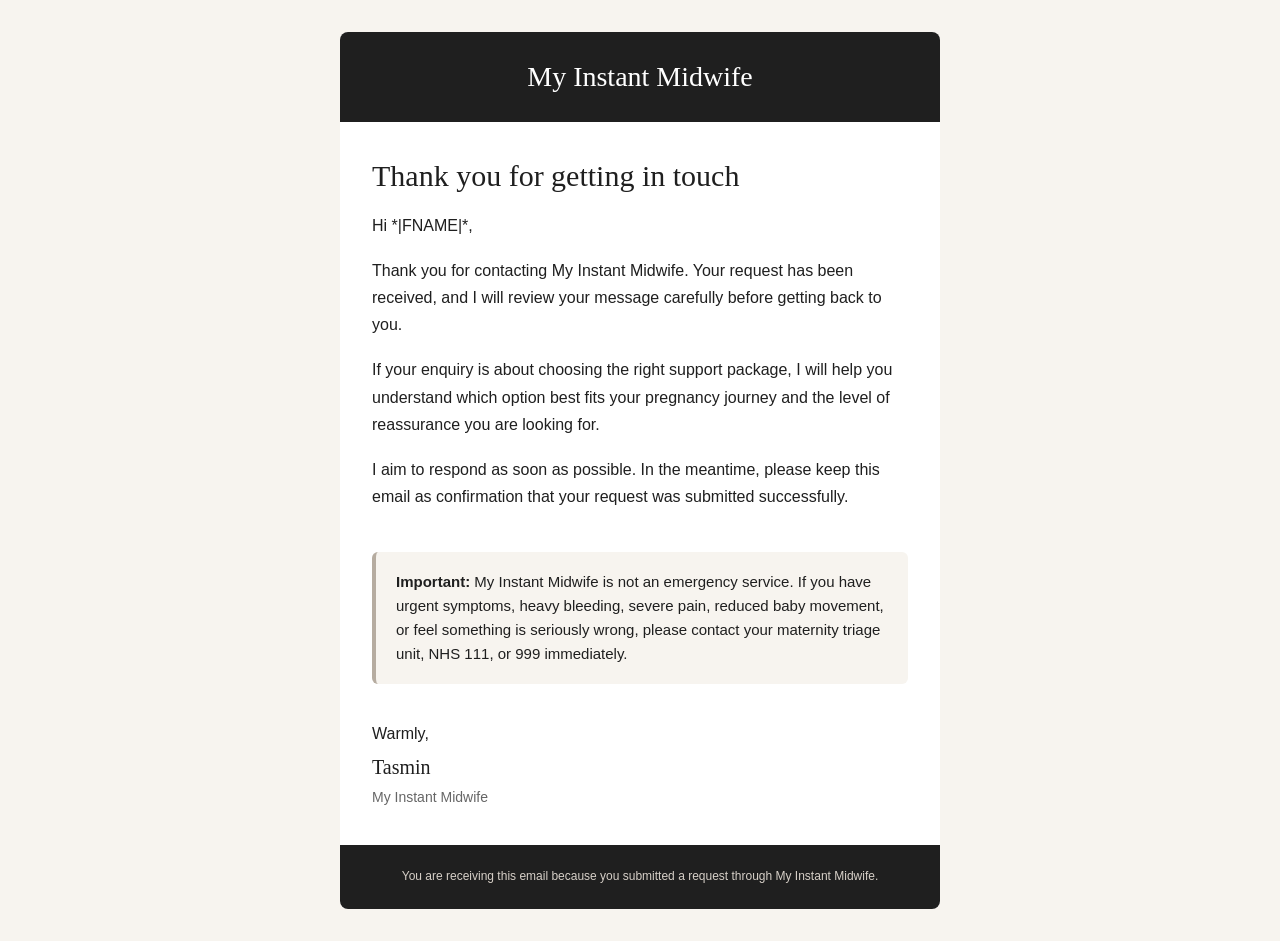
<file: email-templates/contact-form-request-received.html>
<!doctype html>
<html lang="en">
<head>
  <meta charset="utf-8">
  <meta name="viewport" content="width=device-width, initial-scale=1">
  <title>Your Request Has Been Received</title>
</head>
<body style="margin:0; padding:0; background:#f7f4ef; font-family:Arial, Helvetica, sans-serif; color:#1f1f1f;">
  <center style="width:100%; background:#f7f4ef;">
    <table role="presentation" width="100%" cellspacing="0" cellpadding="0" border="0">
      <tr>
        <td align="center" style="padding:32px 16px;">
          <table role="presentation" width="600" cellspacing="0" cellpadding="0" border="0" style="width:100%; max-width:600px; background:#ffffff; border-radius:8px; overflow:hidden;">
            <tr>
              <td style="background:#1f1f1f; padding:28px 32px; text-align:center;">
                <div style="font-family:Georgia, 'Times New Roman', serif; font-size:28px; line-height:1.2; color:#ffffff;">My Instant Midwife</div>
              </td>
            </tr>
            <tr>
              <td style="padding:36px 32px 16px;">
                <h1 style="margin:0 0 18px; font-family:Georgia, 'Times New Roman', serif; font-size:30px; line-height:1.2; font-weight:400; color:#1f1f1f;">Thank you for getting in touch</h1>
                <p style="margin:0 0 18px; font-size:16px; line-height:1.7;">Hi *|FNAME|*,</p>
                <p style="margin:0 0 18px; font-size:16px; line-height:1.7;">Thank you for contacting My Instant Midwife. Your request has been received, and I will review your message carefully before getting back to you.</p>
                <p style="margin:0 0 18px; font-size:16px; line-height:1.7;">If your enquiry is about choosing the right support package, I will help you understand which option best fits your pregnancy journey and the level of reassurance you are looking for.</p>
                <p style="margin:0 0 18px; font-size:16px; line-height:1.7;">I aim to respond as soon as possible. In the meantime, please keep this email as confirmation that your request was submitted successfully.</p>
              </td>
            </tr>
            <tr>
              <td style="padding:8px 32px 36px;">
                <div style="padding:18px 20px; background:#f7f4ef; border-left:4px solid #b6aca0; border-radius:6px;">
                  <p style="margin:0; font-size:15px; line-height:1.6;"><strong>Important:</strong> My Instant Midwife is not an emergency service. If you have urgent symptoms, heavy bleeding, severe pain, reduced baby movement, or feel something is seriously wrong, please contact your maternity triage unit, NHS 111, or 999 immediately.</p>
                </div>
              </td>
            </tr>
            <tr>
              <td style="padding:0 32px 36px;">
                <p style="margin:0 0 6px; font-size:16px; line-height:1.7;">Warmly,</p>
                <p style="margin:0; font-family:Georgia, 'Times New Roman', serif; font-size:20px; line-height:1.4;">Tasmin<br><span style="font-family:Arial, Helvetica, sans-serif; font-size:14px; color:#666666;">My Instant Midwife</span></p>
              </td>
            </tr>
            <tr>
              <td style="background:#1f1f1f; padding:22px 32px; text-align:center;">
                <p style="margin:0; font-size:12px; line-height:1.6; color:#d7d0c8;">You are receiving this email because you submitted a request through My Instant Midwife.</p>
              </td>
            </tr>
          </table>
        </td>
      </tr>
    </table>
  </center>
</body>
</html>
</file>
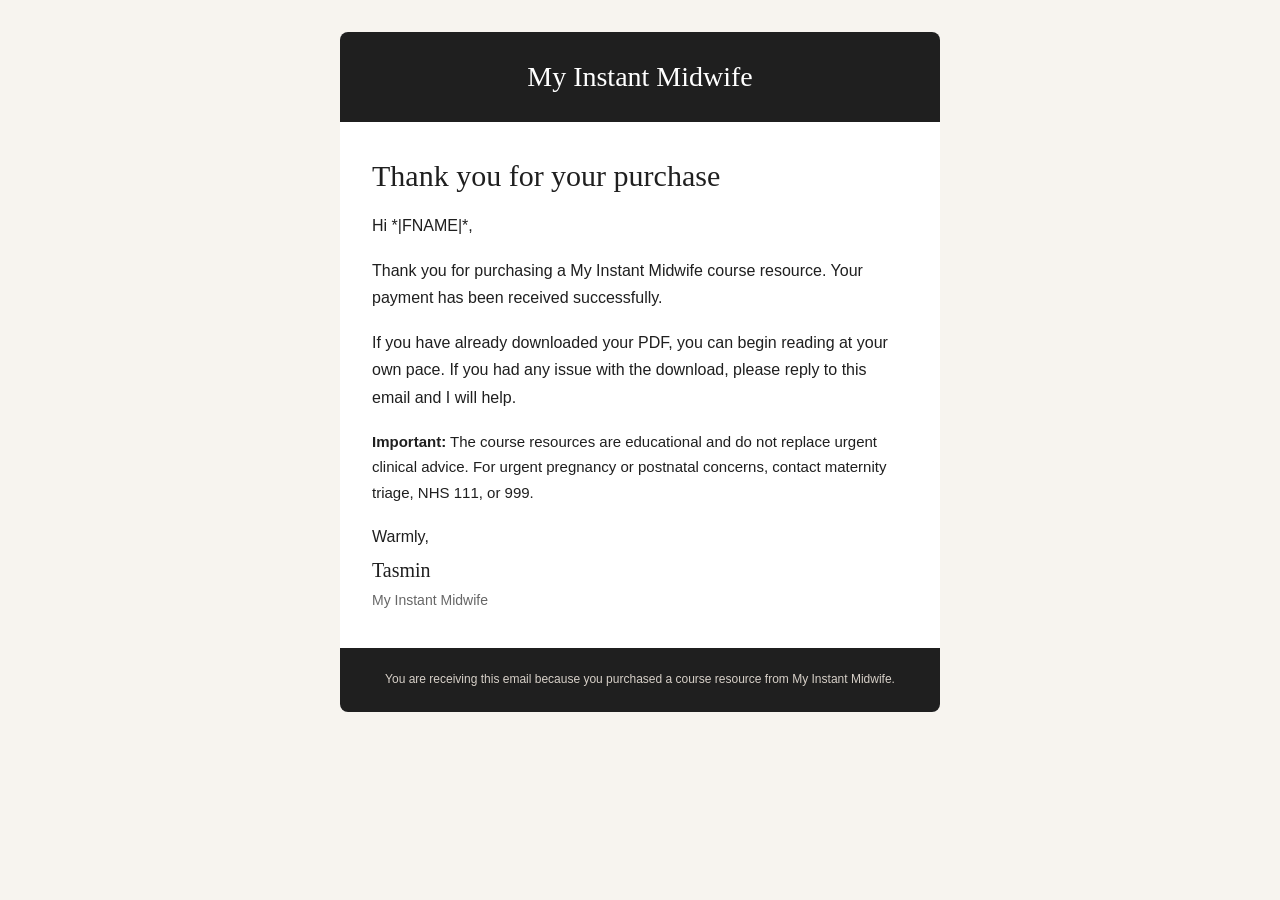
<file: email-templates/pdf-purchase-confirmation.html>
<!doctype html>
<html lang="en">
<head>
  <meta charset="utf-8">
  <meta name="viewport" content="width=device-width, initial-scale=1">
  <title>Your Course Purchase Confirmation</title>
</head>
<body style="margin:0; padding:0; background:#f7f4ef; font-family:Arial, Helvetica, sans-serif; color:#1f1f1f;">
  <center style="width:100%; background:#f7f4ef;">
    <table role="presentation" width="100%" cellspacing="0" cellpadding="0" border="0">
      <tr>
        <td align="center" style="padding:32px 16px;">
          <table role="presentation" width="600" cellspacing="0" cellpadding="0" border="0" style="width:100%; max-width:600px; background:#ffffff; border-radius:8px; overflow:hidden;">
            <tr>
              <td style="background:#1f1f1f; padding:28px 32px; text-align:center;">
                <div style="font-family:Georgia, 'Times New Roman', serif; font-size:28px; line-height:1.2; color:#ffffff;">My Instant Midwife</div>
              </td>
            </tr>
            <tr>
              <td style="padding:36px 32px;">
                <h1 style="margin:0 0 18px; font-family:Georgia, 'Times New Roman', serif; font-size:30px; line-height:1.2; font-weight:400;">Thank you for your purchase</h1>
                <p style="margin:0 0 18px; font-size:16px; line-height:1.7;">Hi *|FNAME|*,</p>
                <p style="margin:0 0 18px; font-size:16px; line-height:1.7;">Thank you for purchasing a My Instant Midwife course resource. Your payment has been received successfully.</p>
                <p style="margin:0 0 18px; font-size:16px; line-height:1.7;">If you have already downloaded your PDF, you can begin reading at your own pace. If you had any issue with the download, please reply to this email and I will help.</p>
                <p style="margin:0 0 18px; font-size:15px; line-height:1.7;"><strong>Important:</strong> The course resources are educational and do not replace urgent clinical advice. For urgent pregnancy or postnatal concerns, contact maternity triage, NHS 111, or 999.</p>
                <p style="margin:0 0 6px; font-size:16px; line-height:1.7;">Warmly,</p>
                <p style="margin:0; font-family:Georgia, 'Times New Roman', serif; font-size:20px; line-height:1.4;">Tasmin<br><span style="font-family:Arial, Helvetica, sans-serif; font-size:14px; color:#666666;">My Instant Midwife</span></p>
              </td>
            </tr>
            <tr>
              <td style="background:#1f1f1f; padding:22px 32px; text-align:center;">
                <p style="margin:0; font-size:12px; line-height:1.6; color:#d7d0c8;">You are receiving this email because you purchased a course resource from My Instant Midwife.</p>
              </td>
            </tr>
          </table>
        </td>
      </tr>
    </table>
  </center>
</body>
</html>
</file>
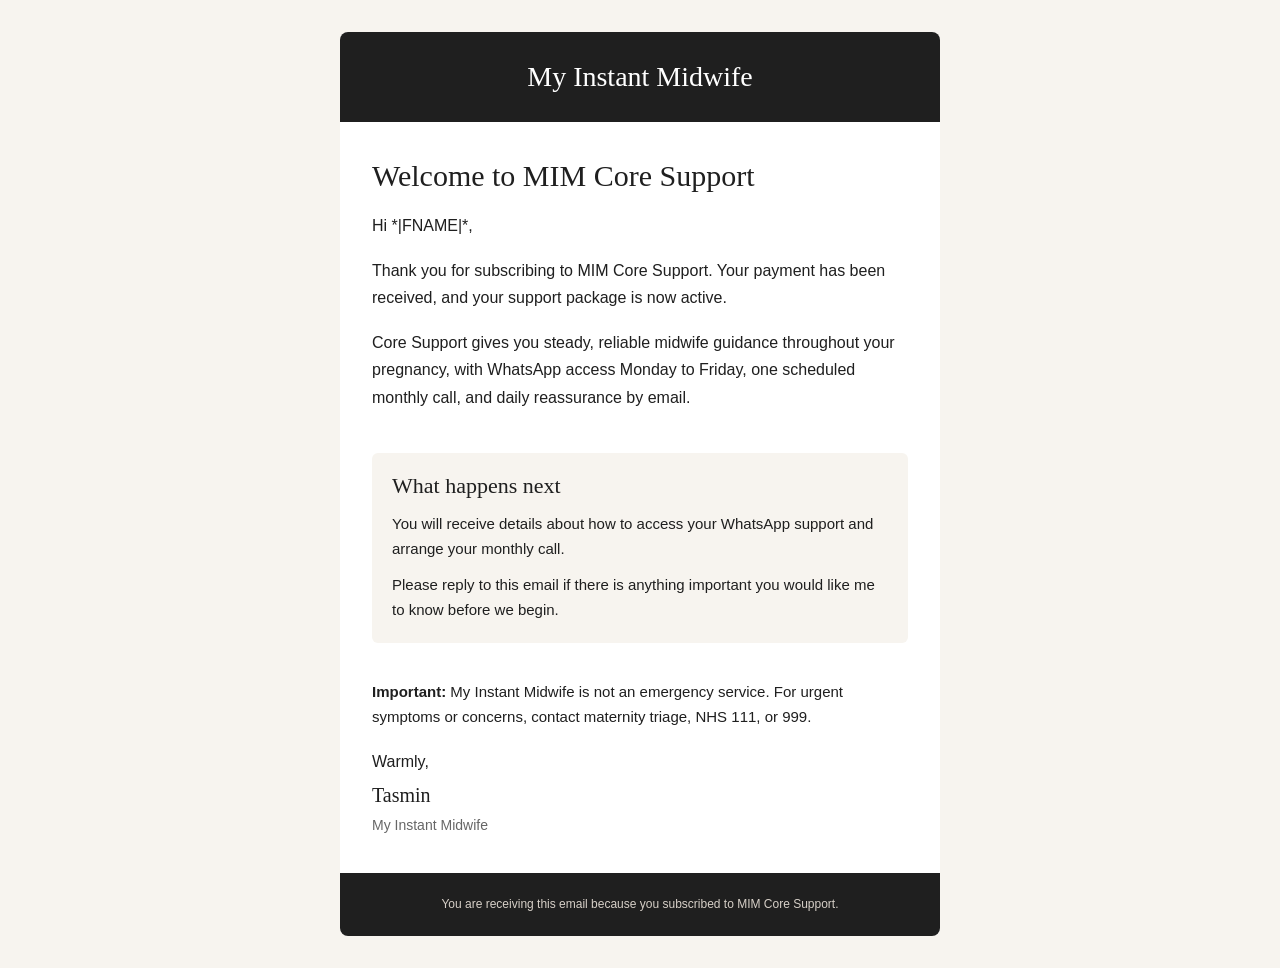
<file: email-templates/subscription-core-support-welcome.html>
<!doctype html>
<html lang="en">
<head>
  <meta charset="utf-8">
  <meta name="viewport" content="width=device-width, initial-scale=1">
  <title>Welcome to MIM Core Support</title>
</head>
<body style="margin:0; padding:0; background:#f7f4ef; font-family:Arial, Helvetica, sans-serif; color:#1f1f1f;">
  <center style="width:100%; background:#f7f4ef;">
    <table role="presentation" width="100%" cellspacing="0" cellpadding="0" border="0">
      <tr>
        <td align="center" style="padding:32px 16px;">
          <table role="presentation" width="600" cellspacing="0" cellpadding="0" border="0" style="width:100%; max-width:600px; background:#ffffff; border-radius:8px; overflow:hidden;">
            <tr>
              <td style="background:#1f1f1f; padding:28px 32px; text-align:center;">
                <div style="font-family:Georgia, 'Times New Roman', serif; font-size:28px; line-height:1.2; color:#ffffff;">My Instant Midwife</div>
              </td>
            </tr>
            <tr>
              <td style="padding:36px 32px 16px;">
                <h1 style="margin:0 0 18px; font-family:Georgia, 'Times New Roman', serif; font-size:30px; line-height:1.2; font-weight:400;">Welcome to MIM Core Support</h1>
                <p style="margin:0 0 18px; font-size:16px; line-height:1.7;">Hi *|FNAME|*,</p>
                <p style="margin:0 0 18px; font-size:16px; line-height:1.7;">Thank you for subscribing to MIM Core Support. Your payment has been received, and your support package is now active.</p>
                <p style="margin:0 0 18px; font-size:16px; line-height:1.7;">Core Support gives you steady, reliable midwife guidance throughout your pregnancy, with WhatsApp access Monday to Friday, one scheduled monthly call, and daily reassurance by email.</p>
              </td>
            </tr>
            <tr>
              <td style="padding:8px 32px;">
                <table role="presentation" width="100%" cellspacing="0" cellpadding="0" border="0" style="background:#f7f4ef; border-radius:6px;">
                  <tr>
                    <td style="padding:20px;">
                      <h2 style="margin:0 0 12px; font-family:Georgia, 'Times New Roman', serif; font-size:22px; font-weight:400;">What happens next</h2>
                      <p style="margin:0 0 10px; font-size:15px; line-height:1.7;">You will receive details about how to access your WhatsApp support and arrange your monthly call.</p>
                      <p style="margin:0; font-size:15px; line-height:1.7;">Please reply to this email if there is anything important you would like me to know before we begin.</p>
                    </td>
                  </tr>
                </table>
              </td>
            </tr>
            <tr>
              <td style="padding:28px 32px 36px;">
                <p style="margin:0 0 18px; font-size:15px; line-height:1.7;"><strong>Important:</strong> My Instant Midwife is not an emergency service. For urgent symptoms or concerns, contact maternity triage, NHS 111, or 999.</p>
                <p style="margin:0 0 6px; font-size:16px; line-height:1.7;">Warmly,</p>
                <p style="margin:0; font-family:Georgia, 'Times New Roman', serif; font-size:20px; line-height:1.4;">Tasmin<br><span style="font-family:Arial, Helvetica, sans-serif; font-size:14px; color:#666666;">My Instant Midwife</span></p>
              </td>
            </tr>
            <tr>
              <td style="background:#1f1f1f; padding:22px 32px; text-align:center;">
                <p style="margin:0; font-size:12px; line-height:1.6; color:#d7d0c8;">You are receiving this email because you subscribed to MIM Core Support.</p>
              </td>
            </tr>
          </table>
        </td>
      </tr>
    </table>
  </center>
</body>
</html>
</file>
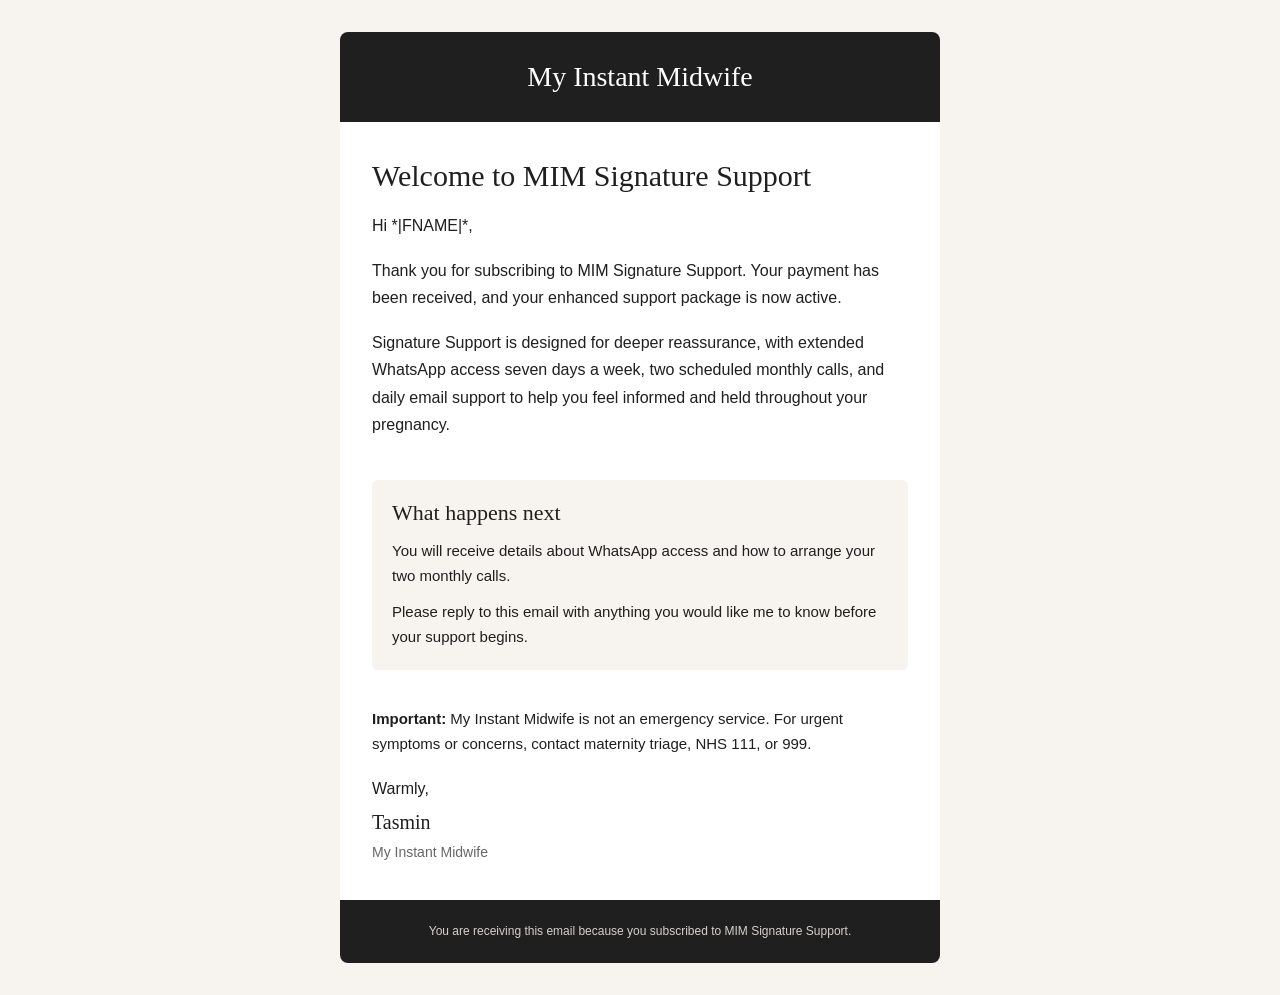
<file: email-templates/subscription-signature-support-welcome.html>
<!doctype html>
<html lang="en">
<head>
  <meta charset="utf-8">
  <meta name="viewport" content="width=device-width, initial-scale=1">
  <title>Welcome to MIM Signature Support</title>
</head>
<body style="margin:0; padding:0; background:#f7f4ef; font-family:Arial, Helvetica, sans-serif; color:#1f1f1f;">
  <center style="width:100%; background:#f7f4ef;">
    <table role="presentation" width="100%" cellspacing="0" cellpadding="0" border="0">
      <tr>
        <td align="center" style="padding:32px 16px;">
          <table role="presentation" width="600" cellspacing="0" cellpadding="0" border="0" style="width:100%; max-width:600px; background:#ffffff; border-radius:8px; overflow:hidden;">
            <tr>
              <td style="background:#1f1f1f; padding:28px 32px; text-align:center;">
                <div style="font-family:Georgia, 'Times New Roman', serif; font-size:28px; line-height:1.2; color:#ffffff;">My Instant Midwife</div>
              </td>
            </tr>
            <tr>
              <td style="padding:36px 32px 16px;">
                <h1 style="margin:0 0 18px; font-family:Georgia, 'Times New Roman', serif; font-size:30px; line-height:1.2; font-weight:400;">Welcome to MIM Signature Support</h1>
                <p style="margin:0 0 18px; font-size:16px; line-height:1.7;">Hi *|FNAME|*,</p>
                <p style="margin:0 0 18px; font-size:16px; line-height:1.7;">Thank you for subscribing to MIM Signature Support. Your payment has been received, and your enhanced support package is now active.</p>
                <p style="margin:0 0 18px; font-size:16px; line-height:1.7;">Signature Support is designed for deeper reassurance, with extended WhatsApp access seven days a week, two scheduled monthly calls, and daily email support to help you feel informed and held throughout your pregnancy.</p>
              </td>
            </tr>
            <tr>
              <td style="padding:8px 32px;">
                <table role="presentation" width="100%" cellspacing="0" cellpadding="0" border="0" style="background:#f7f4ef; border-radius:6px;">
                  <tr>
                    <td style="padding:20px;">
                      <h2 style="margin:0 0 12px; font-family:Georgia, 'Times New Roman', serif; font-size:22px; font-weight:400;">What happens next</h2>
                      <p style="margin:0 0 10px; font-size:15px; line-height:1.7;">You will receive details about WhatsApp access and how to arrange your two monthly calls.</p>
                      <p style="margin:0; font-size:15px; line-height:1.7;">Please reply to this email with anything you would like me to know before your support begins.</p>
                    </td>
                  </tr>
                </table>
              </td>
            </tr>
            <tr>
              <td style="padding:28px 32px 36px;">
                <p style="margin:0 0 18px; font-size:15px; line-height:1.7;"><strong>Important:</strong> My Instant Midwife is not an emergency service. For urgent symptoms or concerns, contact maternity triage, NHS 111, or 999.</p>
                <p style="margin:0 0 6px; font-size:16px; line-height:1.7;">Warmly,</p>
                <p style="margin:0; font-family:Georgia, 'Times New Roman', serif; font-size:20px; line-height:1.4;">Tasmin<br><span style="font-family:Arial, Helvetica, sans-serif; font-size:14px; color:#666666;">My Instant Midwife</span></p>
              </td>
            </tr>
            <tr>
              <td style="background:#1f1f1f; padding:22px 32px; text-align:center;">
                <p style="margin:0; font-size:12px; line-height:1.6; color:#d7d0c8;">You are receiving this email because you subscribed to MIM Signature Support.</p>
              </td>
            </tr>
          </table>
        </td>
      </tr>
    </table>
  </center>
</body>
</html>
</file>
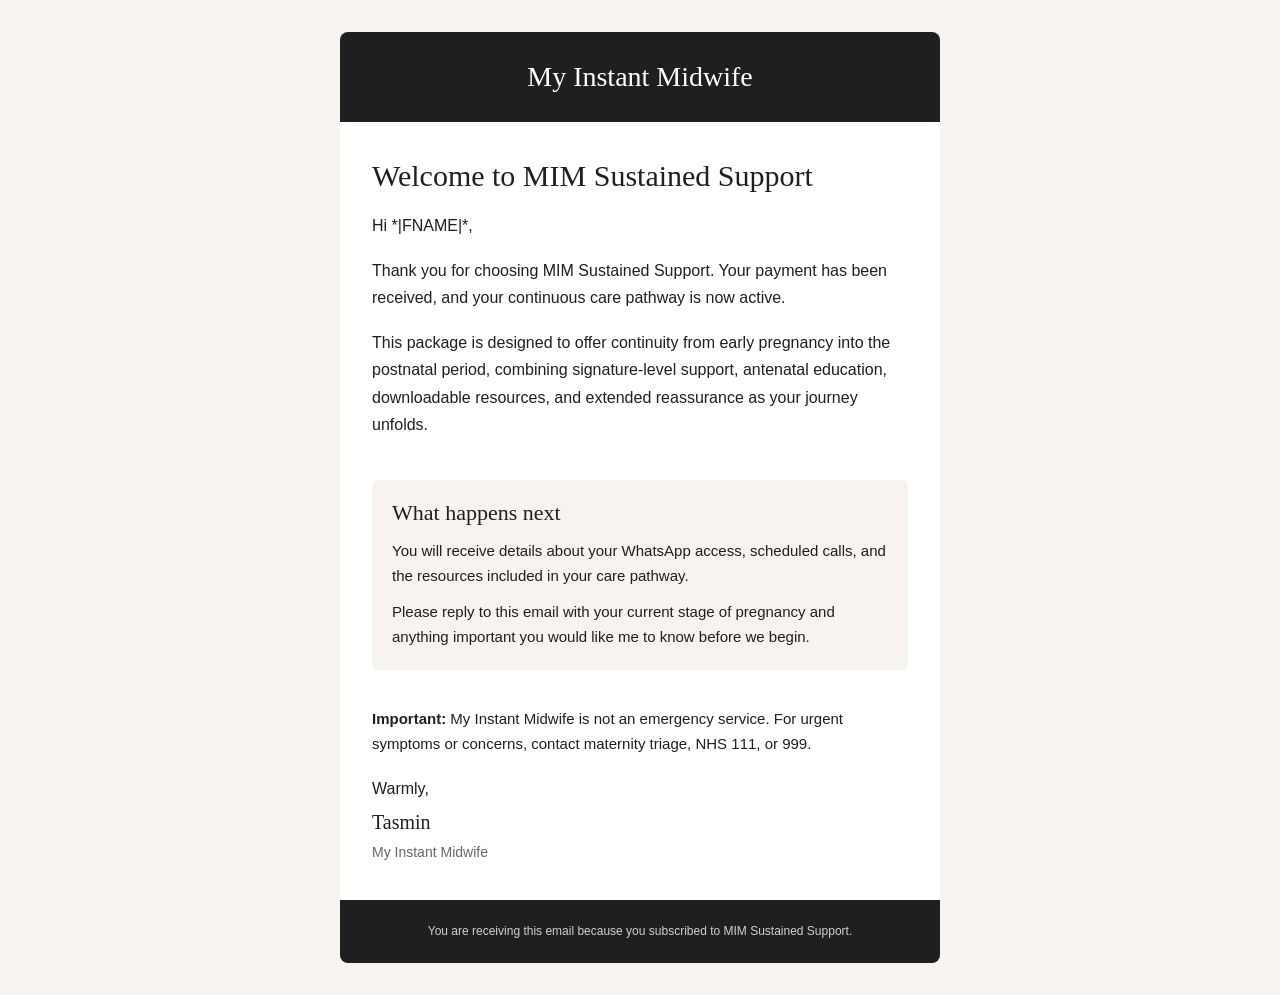
<file: email-templates/subscription-sustained-support-welcome.html>
<!doctype html>
<html lang="en">
<head>
  <meta charset="utf-8">
  <meta name="viewport" content="width=device-width, initial-scale=1">
  <title>Welcome to MIM Sustained Support</title>
</head>
<body style="margin:0; padding:0; background:#f7f4ef; font-family:Arial, Helvetica, sans-serif; color:#1f1f1f;">
  <center style="width:100%; background:#f7f4ef;">
    <table role="presentation" width="100%" cellspacing="0" cellpadding="0" border="0">
      <tr>
        <td align="center" style="padding:32px 16px;">
          <table role="presentation" width="600" cellspacing="0" cellpadding="0" border="0" style="width:100%; max-width:600px; background:#ffffff; border-radius:8px; overflow:hidden;">
            <tr>
              <td style="background:#1f1f1f; padding:28px 32px; text-align:center;">
                <div style="font-family:Georgia, 'Times New Roman', serif; font-size:28px; line-height:1.2; color:#ffffff;">My Instant Midwife</div>
              </td>
            </tr>
            <tr>
              <td style="padding:36px 32px 16px;">
                <h1 style="margin:0 0 18px; font-family:Georgia, 'Times New Roman', serif; font-size:30px; line-height:1.2; font-weight:400;">Welcome to MIM Sustained Support</h1>
                <p style="margin:0 0 18px; font-size:16px; line-height:1.7;">Hi *|FNAME|*,</p>
                <p style="margin:0 0 18px; font-size:16px; line-height:1.7;">Thank you for choosing MIM Sustained Support. Your payment has been received, and your continuous care pathway is now active.</p>
                <p style="margin:0 0 18px; font-size:16px; line-height:1.7;">This package is designed to offer continuity from early pregnancy into the postnatal period, combining signature-level support, antenatal education, downloadable resources, and extended reassurance as your journey unfolds.</p>
              </td>
            </tr>
            <tr>
              <td style="padding:8px 32px;">
                <table role="presentation" width="100%" cellspacing="0" cellpadding="0" border="0" style="background:#f7f4ef; border-radius:6px;">
                  <tr>
                    <td style="padding:20px;">
                      <h2 style="margin:0 0 12px; font-family:Georgia, 'Times New Roman', serif; font-size:22px; font-weight:400;">What happens next</h2>
                      <p style="margin:0 0 10px; font-size:15px; line-height:1.7;">You will receive details about your WhatsApp access, scheduled calls, and the resources included in your care pathway.</p>
                      <p style="margin:0; font-size:15px; line-height:1.7;">Please reply to this email with your current stage of pregnancy and anything important you would like me to know before we begin.</p>
                    </td>
                  </tr>
                </table>
              </td>
            </tr>
            <tr>
              <td style="padding:28px 32px 36px;">
                <p style="margin:0 0 18px; font-size:15px; line-height:1.7;"><strong>Important:</strong> My Instant Midwife is not an emergency service. For urgent symptoms or concerns, contact maternity triage, NHS 111, or 999.</p>
                <p style="margin:0 0 6px; font-size:16px; line-height:1.7;">Warmly,</p>
                <p style="margin:0; font-family:Georgia, 'Times New Roman', serif; font-size:20px; line-height:1.4;">Tasmin<br><span style="font-family:Arial, Helvetica, sans-serif; font-size:14px; color:#666666;">My Instant Midwife</span></p>
              </td>
            </tr>
            <tr>
              <td style="background:#1f1f1f; padding:22px 32px; text-align:center;">
                <p style="margin:0; font-size:12px; line-height:1.6; color:#d7d0c8;">You are receiving this email because you subscribed to MIM Sustained Support.</p>
              </td>
            </tr>
          </table>
        </td>
      </tr>
    </table>
  </center>
</body>
</html>
</file>
